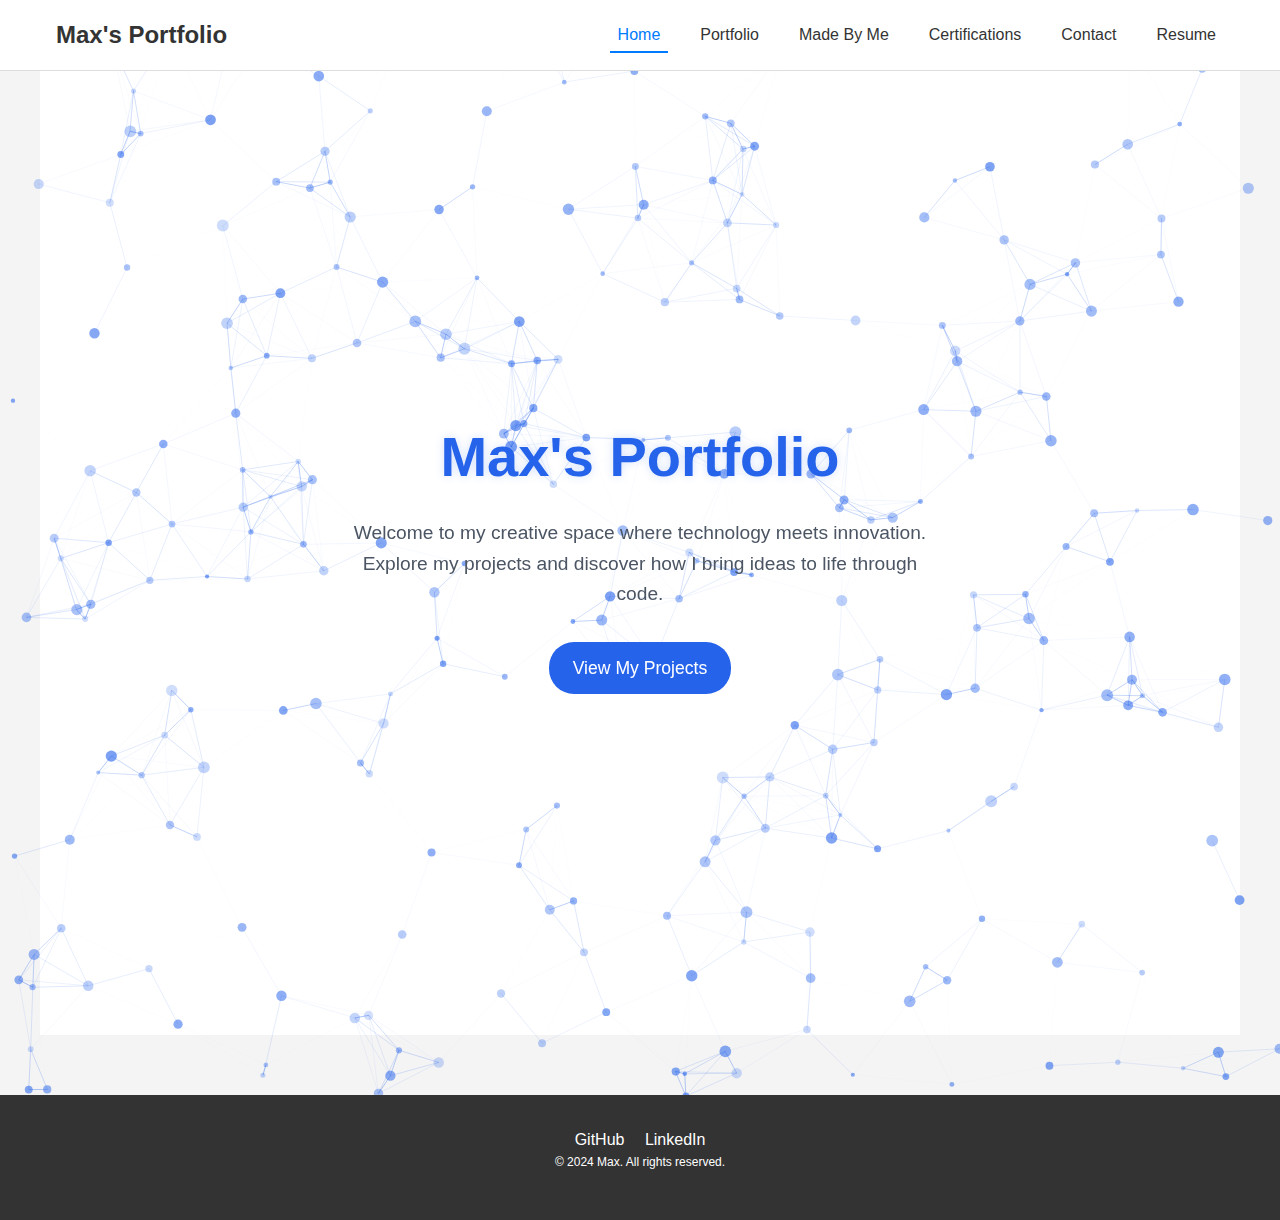
<file: index.html>
<!--Name: Max Schwickert-->
<!--Date: Nov 30th 2024-->
<!--MEID: MAX2155621-->
<!-- index.html -->
<!DOCTYPE html>
<html lang="en">
<head>
    <meta charset="UTF-8">
    <meta name="viewport" content="width=device-width, initial-scale=1.0">
    <title>Max's GitHub Portfolio - Home</title>
    <link rel="stylesheet" href="css/styles.css">
</head>
<body>
<!-- Header -->
<header>
    <nav>
        <div class="logo">Max's Portfolio</div>
        <ul class="nav-links">
            <li><a href="index.html" class="active">Home</a></li>
            <li><a href="projects.html">Portfolio</a></li>
            <li><a href="js.html">Made By Me</a></li>
            <li><a href="cert.html">Certifications</a></li>
            <li><a href="contact.html">Contact</a></li>
            <li><a href="resume.html">Resume</a></li>
        </ul>
        <div class="menu-toggle">☰</div>
    </nav>
</header>

<!-- Main Content -->
<main>
    <canvas id="canvas"></canvas>
    <div class="content">
        <h1>Max's Portfolio</h1>
        <p>Welcome to my creative space where technology meets innovation. Explore my projects and discover how I bring ideas to life through code.</p>
        <a href="projects.html" class="cta-button">View My Projects</a>
    </div>
</main>

<!-- Footer -->
<footer>
    <div class="social-media">
        <a href="https://github.com/Maxi-9" target="_blank">GitHub</a>
        <a href="www.linkedin.com/in/max-schwickert-04114833b" target="_blank">LinkedIn</a>
<!--        <a href="https://twitter.com/" target="_blank">Twitter</a> I'll set one up later-->
    </div>
    <p>&copy; 2024 Max. All rights reserved.</p>
</footer>

<script src="js/main.js"></script>
<script src="js/dots.js"></script>
</body>
</html>
</file>
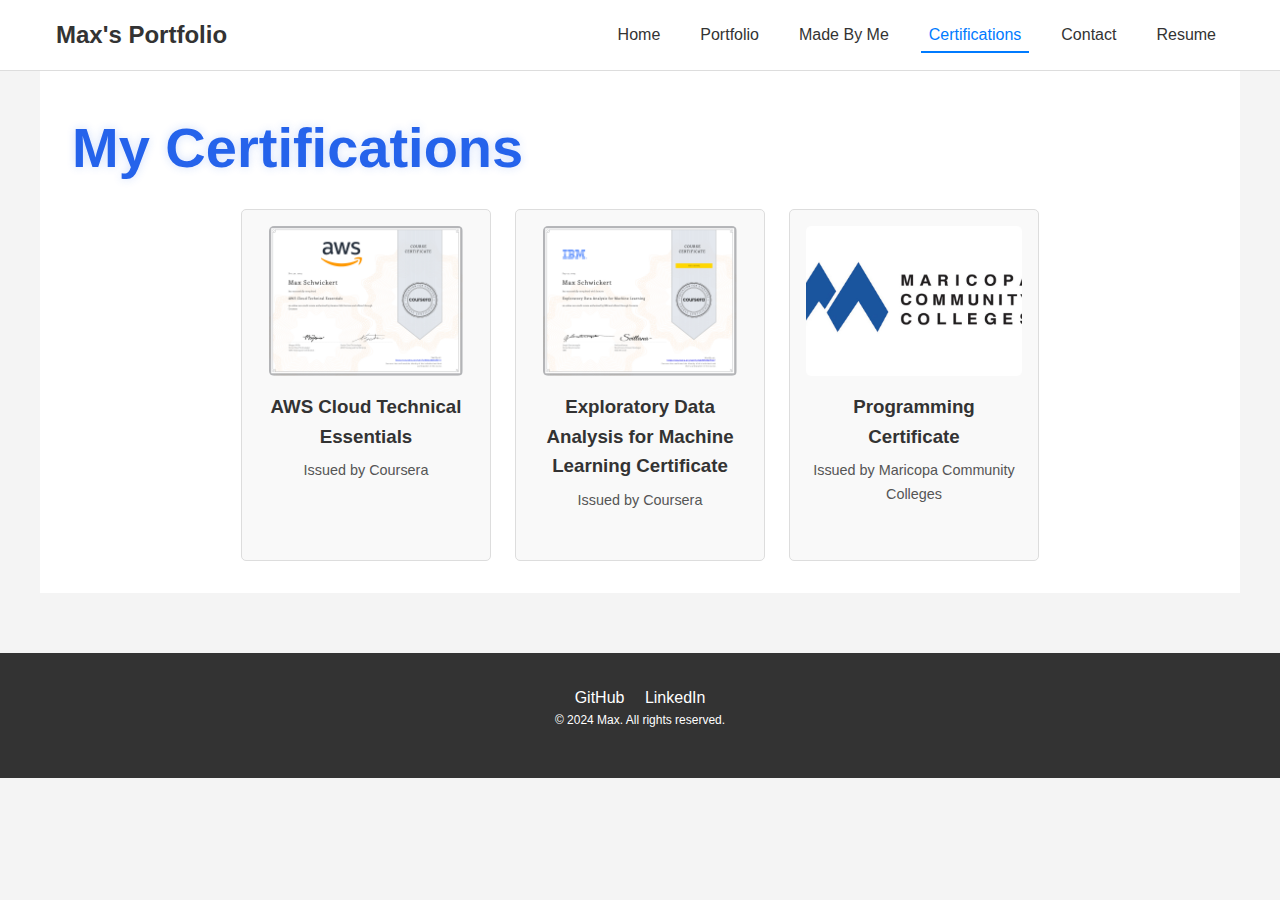
<file: cert.html>
<!--Name: Max Schwickert-->
<!--Date: Nov 30th 2024-->
<!--MEID: MAX2155621-->
<!-- cert.html -->
<!DOCTYPE html>
<html lang="en">
<head>
    <meta charset="UTF-8">
    <meta name="viewport" content="width=device-width, initial-scale=1.0">
    <title>Max's GitHub Portfolio - Certifications</title>
    <link rel="stylesheet" href="css/styles.css">
</head>
<body>
<!-- Header -->
<header>
    <nav>
        <div class="logo">Max's Portfolio</div>
        <ul class="nav-links">
            <li><a href="index.html">Home</a></li>
            <li><a href="projects.html">Portfolio</a></li>
            <li><a href="js.html">Made By Me</a></li>
            <li><a href="cert.html" class="active">Certifications</a></li>
            <li><a href="contact.html">Contact</a></li>
            <li><a href="resume.html">Resume</a></li>
        </ul>
        <div class="menu-toggle">☰</div>
    </nav>
</header>

<!-- Main Content -->
<main>
    <section class="certifications">
        <h1>My Certifications</h1>
<!--        This page doesn't have JS but it fits the theme :P -->
        <div id="certifications-container" class="certifications-container">
            <div class="certification-card">
                <img src="images/AWSTech.png" alt="AWS Cloud Technical Essentials">
                <h3><a href="https://coursera.org/verify/96NU8MNFETYJ">AWS Cloud Technical Essentials</a></h3>
                <p>Issued by Coursera</p>
            </div>
            <div class="certification-card">
                <img src="images/Exploratory%20Data%20Analysis%20for%20Machine%20Learning.png" alt="Exploratory Data Analysis for Machine Learning">
                <h3><a href="https://coursera.org/verify/XA7BFQMZjKCZ">Exploratory Data Analysis for Machine Learning Certificate</a></h3>
                <p>Issued by Coursera</p>
            </div>
            <div class="certification-card">
                <img src="images/635530474395365004-Maricopa-County-Community-C.png" alt="AWS Cloud Technical Essentials">
                <h3><a href="https://www.maricopa.edu/degrees-certificates/computer-information-technology/programming-5047-ccl">Programming Certificate</a></h3>
                <p>Issued by Maricopa Community Colleges</p>
            </div>
        </div>
    </section>
</main>

<!-- Footer -->
<footer>
    <div class="social-media">
        <a href="https://github.com/Maxi-9" target="_blank">GitHub</a>
        <a href="www.linkedin.com/in/max-schwickert-04114833b" target="_blank">LinkedIn</a>
        <!--        <a href="https://twitter.com/" target="_blank">Twitter</a> I'll set one up later-->
    </div>
    <p>&copy; 2024 Max. All rights reserved.</p>
</footer>

<script src="js/main.js"></script>
</body>
</html>
</file>
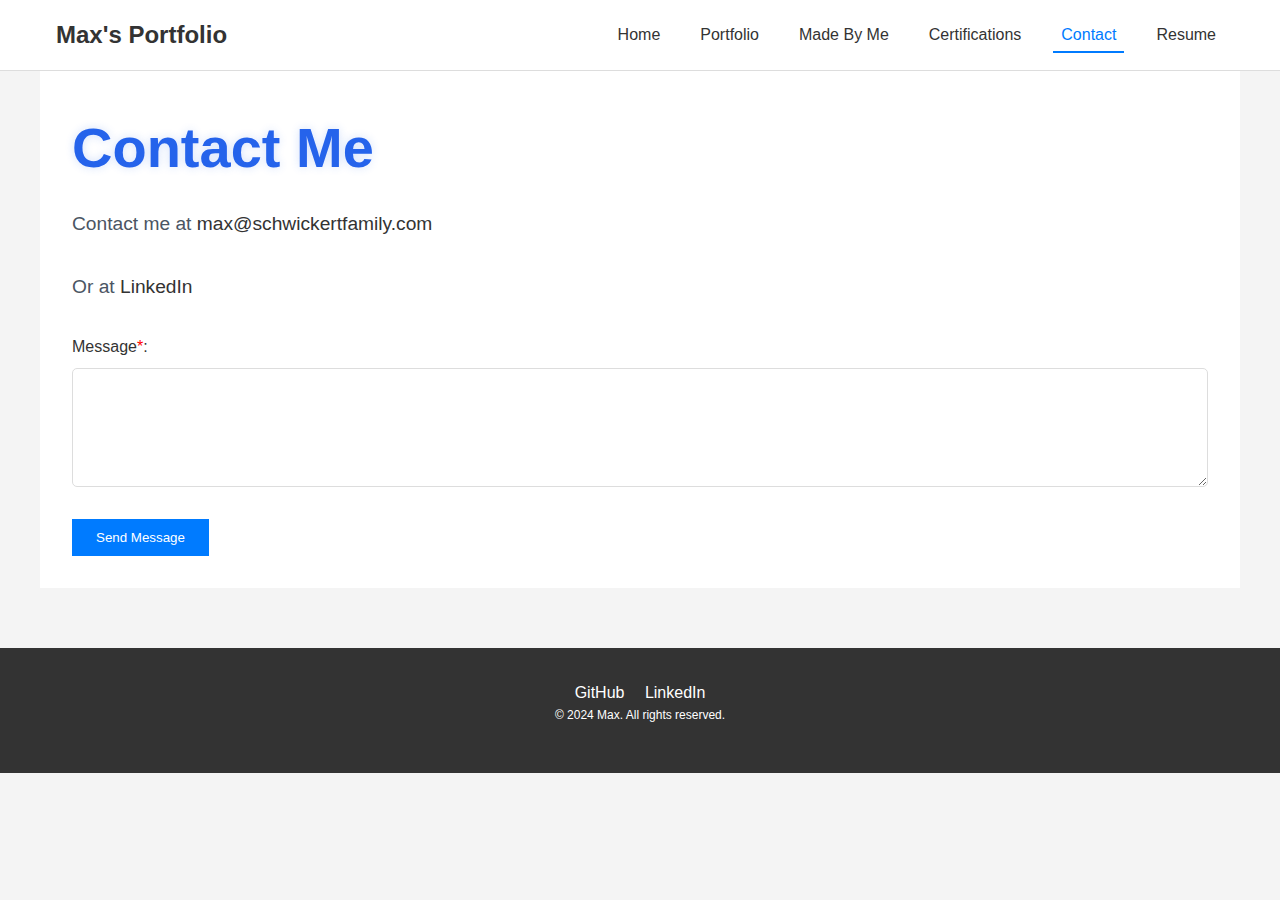
<file: contact.html>
<!--Name: Max Schwickert-->
<!--Date: Nov 30th 2024-->
<!--MEID: MAX2155621-->
<!-- contact.html -->
<!DOCTYPE html>
<html lang="en">
<head>
    <meta charset="UTF-8">
    <meta name="viewport" content="width=device-width, initial-scale=1.0">
    <title>Max's GitHub Portfolio - Contact</title>
    <link rel="stylesheet" href="css/styles.css">
</head>
<body>
<!-- Header -->
<header>
    <nav>
        <div class="logo">Max's Portfolio</div>
        <ul class="nav-links">
            <li><a href="index.html">Home</a></li>
            <li><a href="projects.html">Portfolio</a></li>
            <li><a href="js.html">Made By Me</a></li>
            <li><a href="cert.html">Certifications</a></li>
            <li><a href="contact.html" class="active">Contact</a></li>
            <li><a href="resume.html">Resume</a></li>
        </ul>
        <div class="menu-toggle">☰</div>
    </nav>
</header>

<!-- Main Content -->
<main>
    <section class="contact-section">
        <h1>Contact Me</h1>
<!--        Email: max@schwickertfamily.com-->
        <p>Contact me at <a href="mailto:max@schwickertfamily.com">max@schwickertfamily.com</a></p>
        <p>Or at <a href="https://www.linkedin.com/in/max-schwickert-04114833b" target="_blank">LinkedIn</a></p>
        <form id="contact-form">
            <div class="form-group">
                <label for="message">Message<span class="required">*</span>:</label>
                <textarea id="message" name="message" rows="5" required></textarea>
                <span class="error-message" id="message-error"></span>
            </div>
            <button type="submit">Send Message</button>
        </form>
    </section>
</main>

<!-- Footer -->
<footer>
    <div class="social-media">
        <a href="https://github.com/Maxi-9" target="_blank">GitHub</a>
        <a href="www.linkedin.com/in/max-schwickert-04114833b" target="_blank">LinkedIn</a>
        <!--        <a href="https://twitter.com/" target="_blank">Twitter</a> I'll set one up later-->
    </div>
    <p>&copy; 2024 Max. All rights reserved.</p>
</footer>

<script src="js/main.js"></script>
<script src="js/mailFormat.js"></script>
</body>
</html>
</file>
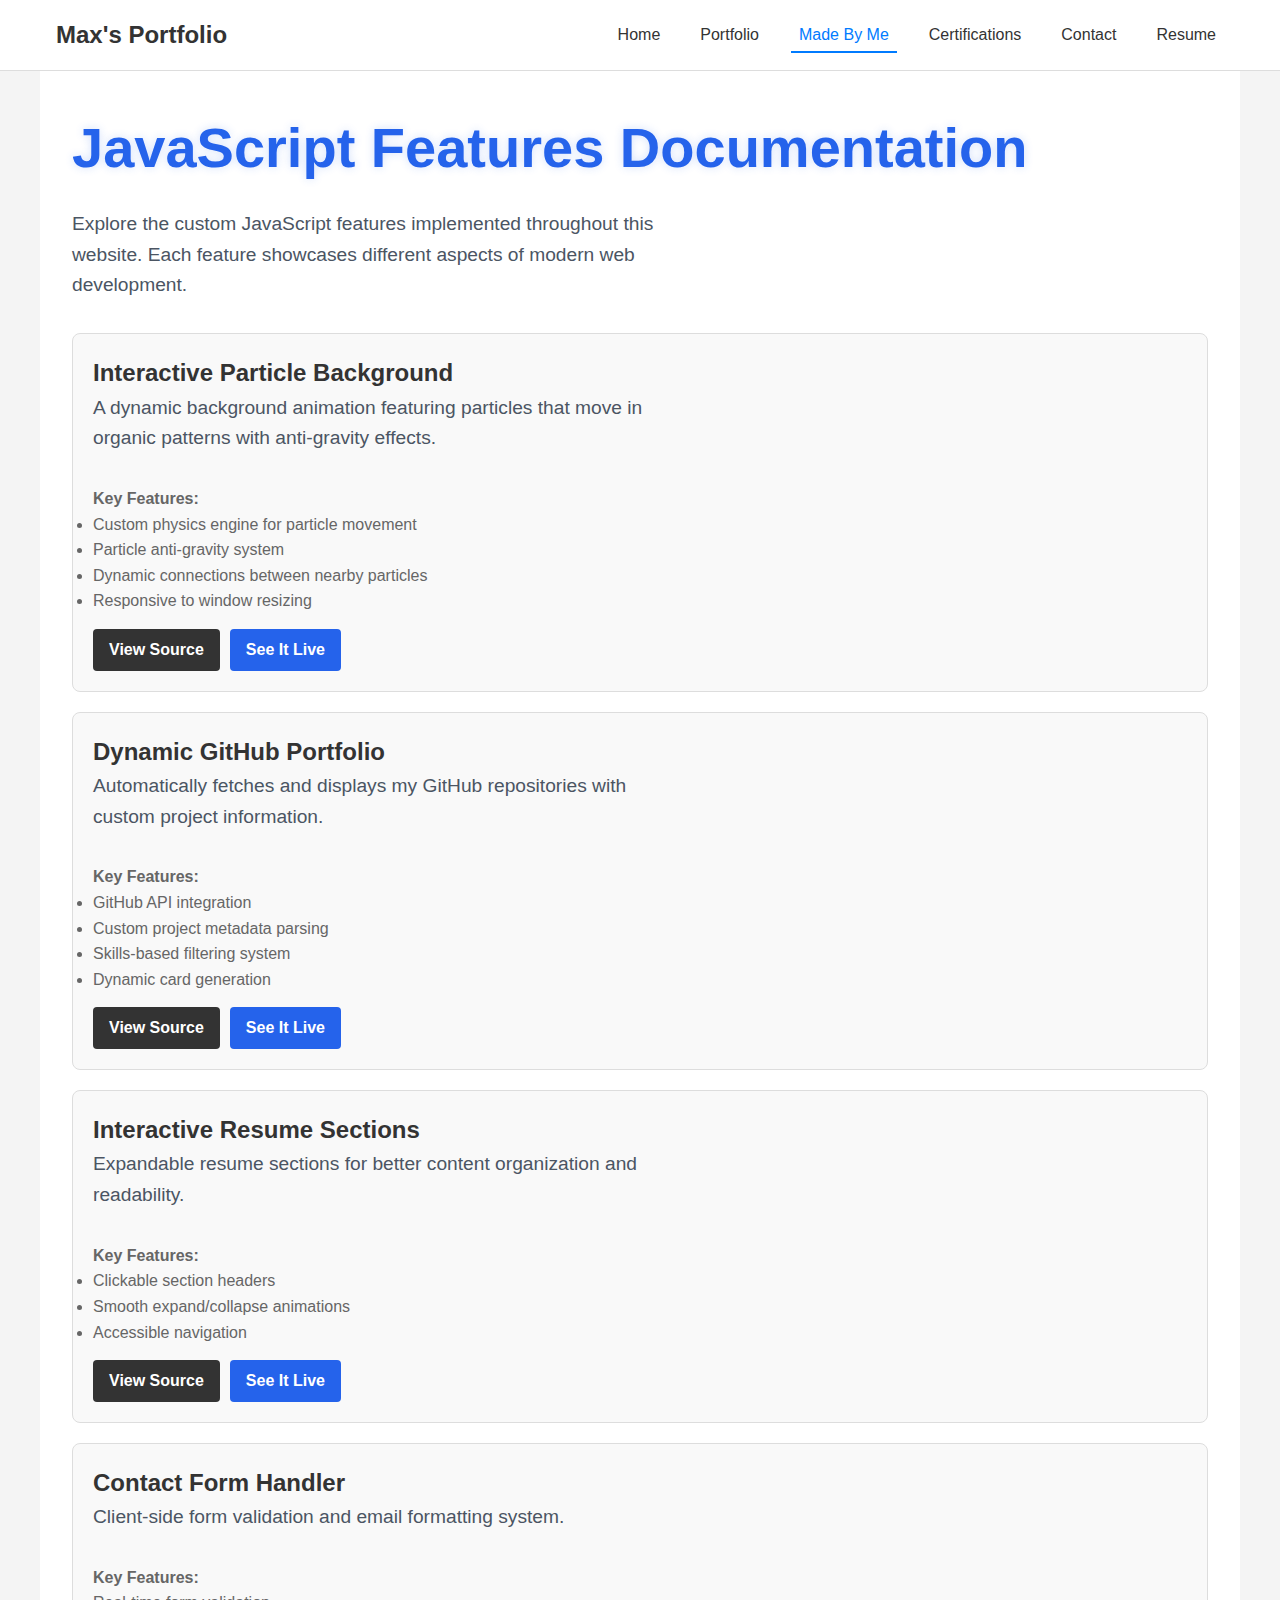
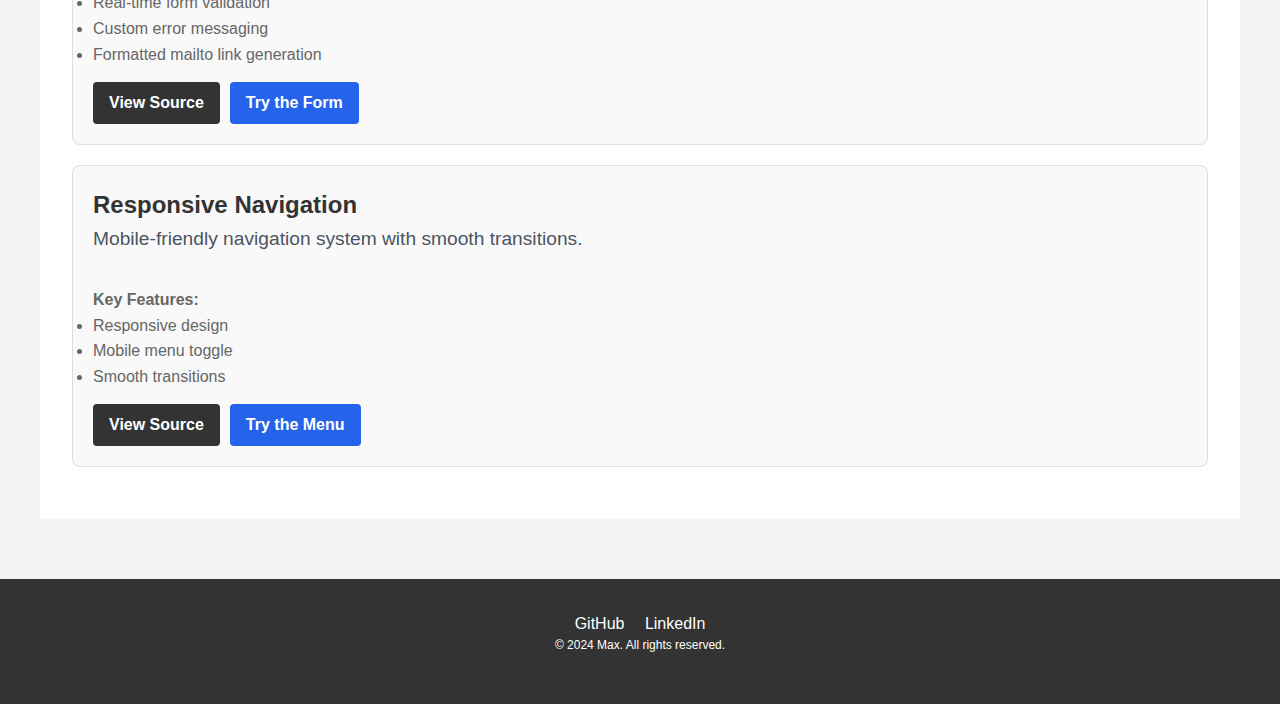
<file: js.html>
<!--Name: Max Schwickert-->
<!--Date: Nov 30th 2024-->
<!--MEID: MAX2155621-->
<!-- js.html -->
<!DOCTYPE html>
<html lang="en">
<head>
    <meta charset="UTF-8">
    <meta name="viewport" content="width=device-width, initial-scale=1.0">
    <title>Max's GitHub Portfolio - Made By Me</title>
    <link rel="stylesheet" href="css/styles.css">
</head>
<body>
<!-- Header -->
<header>
    <nav>
        <div class="logo">Max's Portfolio</div>
        <ul class="nav-links">
            <li><a href="index.html">Home</a></li>
            <li><a href="projects.html">Portfolio</a></li>
            <li><a href="js.html" class="active">Made By Me</a></li>
            <li><a href="cert.html">Certifications</a></li>
            <li><a href="contact.html">Contact</a></li>
            <li><a href="resume.html">Resume</a></li>
        </ul>
        <div class="menu-toggle">☰</div>
    </nav>
</header>

<!-- Main Content -->
<main>
    <section class="made-by-me">
        <h1>JavaScript Features Documentation</h1>
        <p>Explore the custom JavaScript features implemented throughout this website. Each feature showcases different aspects of modern web development.</p>

        <div class="js-features">
            <div class="feature-card">
                <h2>Interactive Particle Background</h2>
                <p>A dynamic background animation featuring particles that move in organic patterns with anti-gravity effects.</p>
                <div class="feature-details">
                    <strong>Key Features:</strong>
                    <ul>
                        <li>Custom physics engine for particle movement</li>
                        <li>Particle anti-gravity system</li>
                        <li>Dynamic connections between nearby particles</li>
                        <li>Responsive to window resizing</li>
                    </ul>
                </div>
                <div class="feature-links">
                    <a href="js/dots.js" class="source-link" target="_blank">View Source</a>
                    <a href="index.html" class="try-link">See It Live</a>
                </div>
            </div>

            <div class="feature-card">
                <h2>Dynamic GitHub Portfolio</h2>
                <p>Automatically fetches and displays my GitHub repositories with custom project information.</p>
                <div class="feature-details">
                    <strong>Key Features:</strong>
                    <ul>
                        <li>GitHub API integration</li>
                        <li>Custom project metadata parsing</li>
                        <li>Skills-based filtering system</li>
                        <li>Dynamic card generation</li>
                    </ul>
                </div>
                <div class="feature-links">
                    <a href="js/gitFetch.js" class="source-link" target="_blank">View Source</a>
                    <a href="projects.html" class="try-link">See It Live</a>
                </div>
            </div>

            <div class="feature-card">
                <h2>Interactive Resume Sections</h2>
                <p>Expandable resume sections for better content organization and readability.</p>
                <div class="feature-details">
                    <strong>Key Features:</strong>
                    <ul>
                        <li>Clickable section headers</li>
                        <li>Smooth expand/collapse animations</li>
                        <li>Accessible navigation</li>
                    </ul>
                </div>
                <div class="feature-links">
                    <a href="js/spoiler.js" class="source-link" target="_blank">View Source</a>
                    <a href="resume.html" class="try-link">See It Live</a>
                </div>
            </div>

            <div class="feature-card">
                <h2>Contact Form Handler</h2>
                <p>Client-side form validation and email formatting system.</p>
                <div class="feature-details">
                    <strong>Key Features:</strong>
                    <ul>
                        <li>Real-time form validation</li>
                        <li>Custom error messaging</li>
                        <li>Formatted mailto link generation</li>
                    </ul>
                </div>
                <div class="feature-links">
                    <a href="js/mailFormat.js" class="source-link" target="_blank">View Source</a>
                    <a href="contact.html" class="try-link">Try the Form</a>
                </div>
            </div>

            <div class="feature-card">
                <h2>Responsive Navigation</h2>
                <p>Mobile-friendly navigation system with smooth transitions.</p>
                <div class="feature-details">
                    <strong>Key Features:</strong>
                    <ul>
                        <li>Responsive design</li>
                        <li>Mobile menu toggle</li>
                        <li>Smooth transitions</li>
                    </ul>
                </div>
                <div class="feature-links">
                    <a href="js/main.js" class="source-link" target="_blank">View Source</a>
                    <a href="#" class="try-link">Try the Menu</a>
                </div>
            </div>
        </div>
    </section>
</main>

<!-- Footer -->
<footer>
    <div class="social-media">
        <a href="https://github.com/Maxi-9" target="_blank">GitHub</a>
        <a href="www.linkedin.com/in/max-schwickert-04114833b" target="_blank">LinkedIn</a>
    </div>
    <p>&copy; 2024 Max. All rights reserved.</p>
</footer>

<script src="js/main.js"></script>
</body>
</html>
</file>
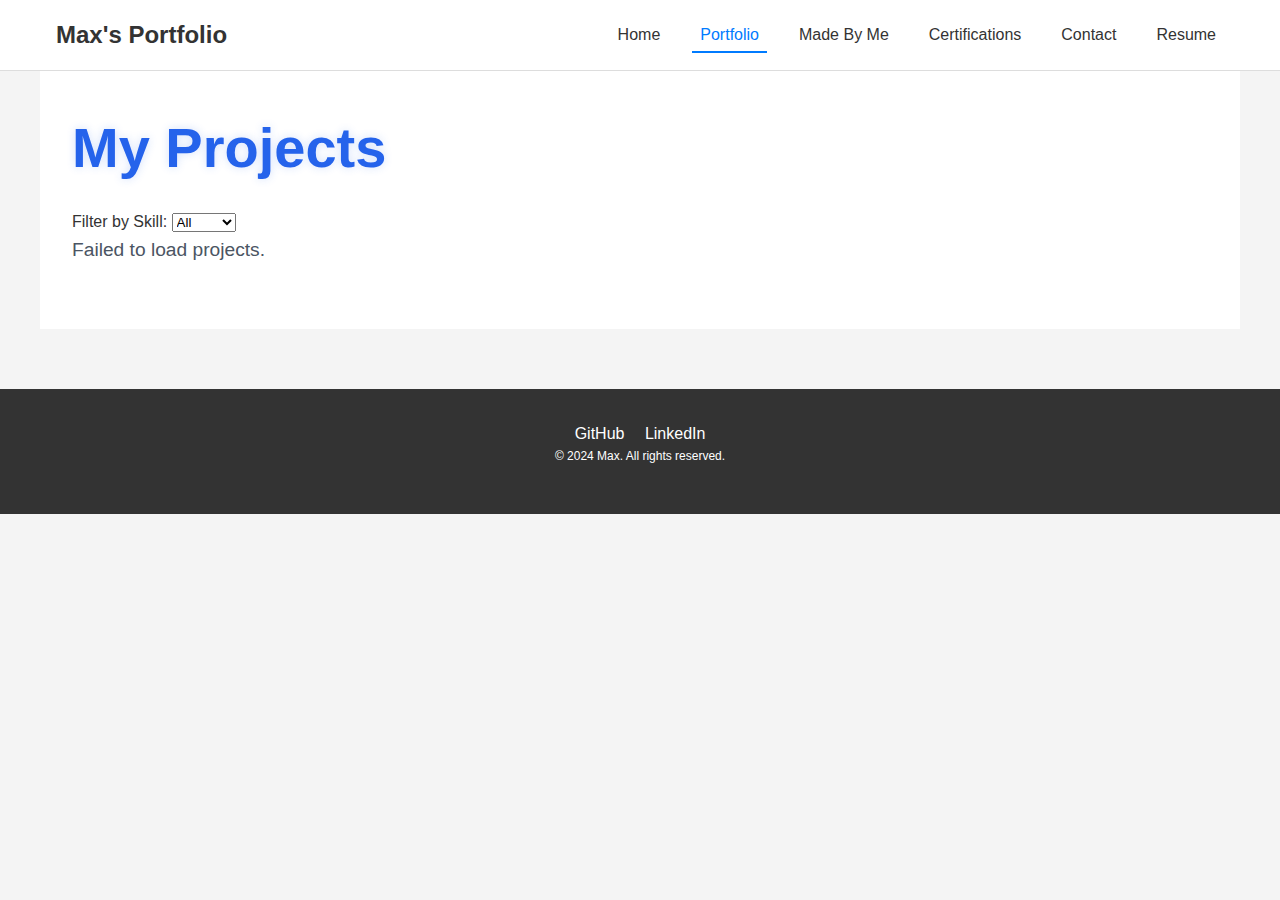
<file: projects.html>
<!--Name: Max Schwickert-->
<!--Date: Nov 30th 2024-->
<!--MEID: MAX2155621-->
<!-- projects.html -->
<!DOCTYPE html>
<html lang="en">
<head>
    <meta charset="UTF-8">
    <meta name="viewport" content="width=device-width, initial-scale=1.0">
    <title>Max's GitHub Portfolio - Projects</title>
    <link rel="stylesheet" href="css/styles.css">
</head>
<body>
<!-- Header -->
<header>
    <nav>
        <div class="logo">Max's Portfolio</div>
        <ul class="nav-links">
            <li><a href="index.html">Home</a></li>
            <li><a href="projects.html" class="active">Portfolio</a></li>
            <li><a href="js.html">Made By Me</a></li>
            <li><a href="cert.html">Certifications</a></li>
            <li><a href="contact.html">Contact</a></li>
            <li><a href="resume.html">Resume</a></li>
        </ul>
        <div class="menu-toggle">☰</div>
    </nav>
</header>

<!-- Main Content -->
<main>
    <section class="portfolio-section">
        <h1>My Projects</h1>
        <div class="filters">
            <label for="filter">Filter by Skill:</label>
            <select id="filter">
                <option value="all">All</option>
                <option value="Python">Python</option>
                <option value="Swift">Swift</option>
                <option value="Html">Web</option>
            </select>
        </div>
        <div id="projects-container" class="projects-container">
            <!-- Projects will be dynamically added here -->
        </div>
    </section>
</main>

<!-- Footer -->
<footer>
    <div class="social-media">
        <a href="https://github.com/Maxi-9" target="_blank">GitHub</a>
        <a href="www.linkedin.com/in/max-schwickert-04114833b" target="_blank">LinkedIn</a>
        <!--        <a href="https://twitter.com/" target="_blank">Twitter</a> I'll set one up later-->
    </div>
    <p>&copy; 2024 Max. All rights reserved.</p>
</footer>

<script src="js/main.js"></script>
<script src="js/gitFetch.js"></script>
</body>
</html>
</file>
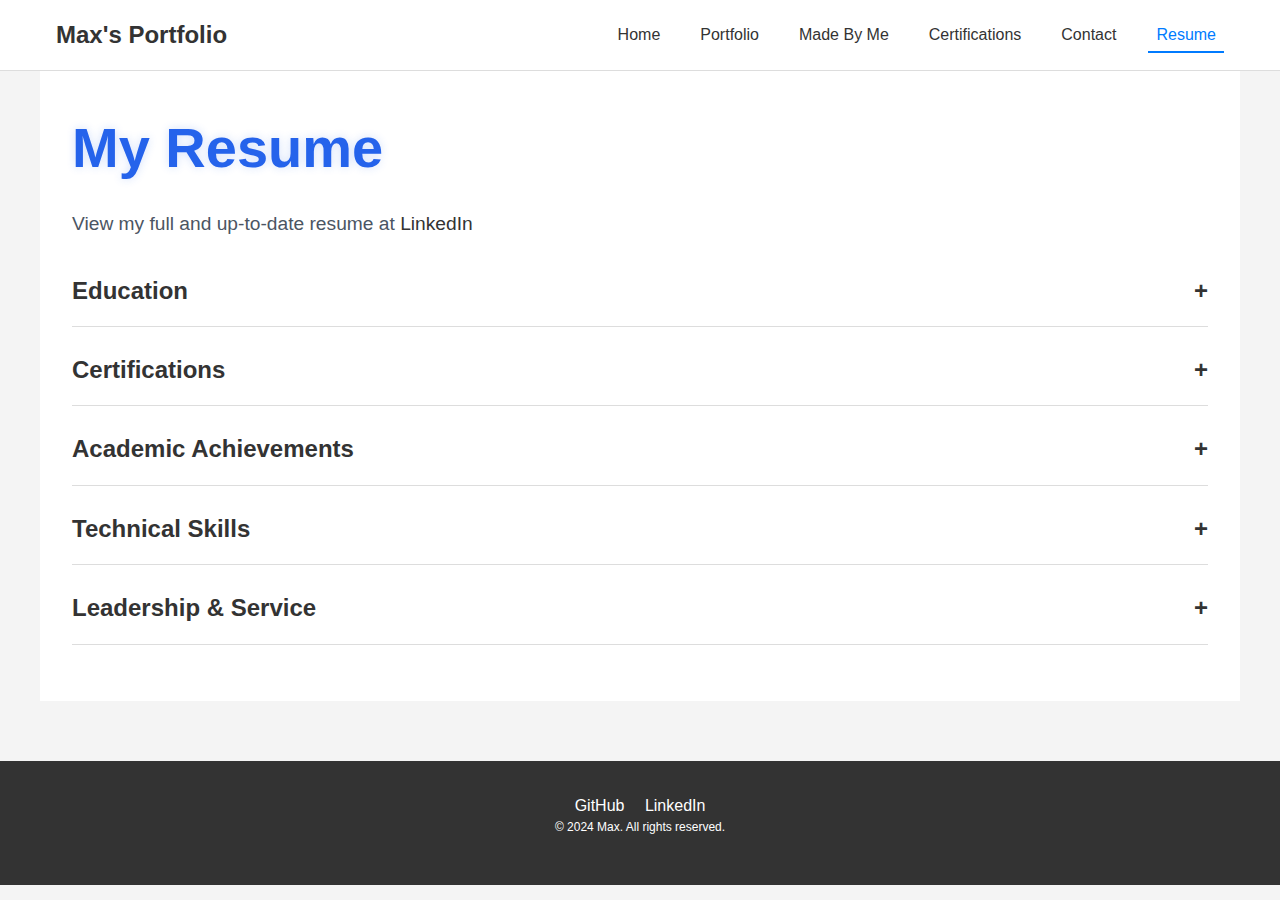
<file: resume.html>
<!--Name: Max Schwickert-->
<!--Date: Nov 30th 2024-->
<!--MEID: MAX2155621-->
<!-- resume.html -->
<!DOCTYPE html>
<html lang="en">
<head>
    <meta charset="UTF-8">
    <meta name="viewport" content="width=device-width, initial-scale=1.0">
    <title>Max's GitHub Portfolio - Resume</title>
    <link rel="stylesheet" href="css/styles.css">
</head>
<body>
<header>
    <nav>
        <div class="logo">Max's Portfolio</div>
        <ul class="nav-links">
            <li><a href="index.html">Home</a></li>
            <li><a href="projects.html">Portfolio</a></li>
            <li><a href="js.html">Made By Me</a></li>
            <li><a href="cert.html">Certifications</a></li>
            <li><a href="contact.html">Contact</a></li>
            <li><a href="resume.html" class="active">Resume</a></li>
        </ul>
        <div class="menu-toggle">☰</div>
    </nav>
</header>

<main>
    <section class="resume-section">
        <h1>My Resume</h1>
        <p>View my full and up-to-date resume at <a href="https://www.linkedin.com/in/max-schwickert-04114833b" target="_blank">LinkedIn</a></p>
        <div class="resume-item">
            <h2 onclick="toggleSection('education')">Education</h2>
            <div id="education" class="content">
                <p><strong>Arizona Virtual Academy</strong></p>
                <p>2014 - 2024 | GPA: 4.0</p>
                <p>Capstone Project: Trend Prediction Framework</p>

                <p><strong>Rio Salado Community College</strong></p>
                <p>2020 - 2024 | GPA: 3.946</p>
                <p>Programming Certificate</p>
            </div>
        </div>

        <div class="resume-item">
            <h2 onclick="toggleSection('certifications')">Certifications</h2>
            <div id="certifications" class="content">
                <p><strong>AWS Cloud Solutions Architect</strong> - Coursera, 2023</p>
                <p><strong>Programming Certificate</strong> - Rio Salado Community College, 2023</p>
            </div>
        </div>

        <div class="resume-item">
            <h2 onclick="toggleSection('achievements')">Academic Achievements</h2>
            <div id="achievements" class="content">
                <ul>
                    <li>Phi Theta Kappa member (2023-2024)</li>
                    <li>Top percentile in MathCon Nationals, Chicago (2022)</li>
                    <li>Multiple Science Fair achievements including research in:
                        <ul>
                            <li>Magnetic Field Detection Systems</li>
                            <li>Algorithm Development</li>
                            <li>Environmental Solutions</li>
                        </ul>
                    </li>
                </ul>
            </div>
        </div>

        <div class="resume-item">
            <h2 onclick="toggleSection('skills')">Technical Skills</h2>
            <div id="skills" class="content">
                <ul>
                    <li>Cloud Architecture (AWS)</li>
                    <li>Programming & Algorithm Development</li>
                    <li>Data Analysis</li>
                    <li>Project Management</li>
                </ul>
            </div>
        </div>

        <div class="resume-item">
            <h2 onclick="toggleSection('leadership')">Leadership & Service</h2>
            <div id="leadership" class="content">
                <ul>
                    <li>Created data processing software for local organization</li>
                    <li>Technical volunteer for athletic competitions</li>
                    <li>Instructor mentor for martial arts training</li>
                </ul>
            </div>
        </div>
    </section>
</main>

<footer>
    <div class="social-media">
        <a href="https://github.com/Maxi-9" target="_blank">GitHub</a>
        <a href="https://www.linkedin.com/in/max-schwickert-04114833b" target="_blank">LinkedIn</a>
    </div>
    <p>&copy; 2024 Max. All rights reserved.</p>
</footer>

<script src="js/main.js"></script>
<script src="js/spoiler.js"></script>
</body>
</html>
</file>
<file: css/styles.css>
/*Name: Max Schwickert*/
/*Date: Nov 30th 2024*/
/*MEID: MAX2155621*/
/* Reset and Base Styles */
* {
    margin: 0;
    padding: 0;
    box-sizing: border-box;
}

body {
    font-family: Arial, sans-serif;
    line-height: 1.6;
    background-color: #f4f4f4;
    color: #333;
    min-height: 100vh;
    position: relative;
}

/* Typography and Links */
h1 {
    font-size: 3.5rem;
    margin-bottom: 1rem;
    color: #2563eb;
    text-shadow: 0 0 10px rgba(37, 99, 235, 0.2);
}

p {
    font-size: 1.2rem;
    max-width: 600px;
    margin-bottom: 2rem;
    line-height: 1.6;
    color: #4b5563;
}

a {
    text-decoration: none;
    color: #333;
}

a:hover {
    color: #007BFF;
}

/* Layout Components */
header {
    background-color: #fff;
    border-bottom: 1px solid #ddd;
    position: sticky;
    top: 0;
    z-index: 1000;
}

nav {
    display: flex;
    justify-content: space-between;
    align-items: center;
    padding: 1rem;
    max-width: 1200px;
    margin: auto;
}

main {
    padding: 2rem;
    max-width: 1200px;
    background-color: #fff;
    /* Add space for footer */
    margin: auto auto 60px;
}

footer {
    display: flex;
    flex-direction: column;
    align-items: center;
    background-color: #333;
    color: #fff;
    padding: 1rem 0;
    position: relative;
    text-align: center;
    z-index: 3;
    width: 100%;
}
footer > p {
    color: white;
    font-size: 12px;
}

/* Navigation Styles */
.logo {
    font-size: 1.5rem;
    font-weight: bold;
}

.nav-links {
    list-style: none;
    display: flex;
}

.nav-links li {
    margin-left: 1.5rem;
}

.nav-links a {
    font-size: 1rem;
    padding: 0.5rem;
    transition: color 0.3s ease;
}

.nav-links a.active {
    border-bottom: 2px solid #007BFF;
    color: #007BFF;
}

.menu-toggle {
    display: none;
    font-size: 1.5rem;
    cursor: pointer;
}

/* Social Media Links */
.social-media {
    margin-top: 1rem;
}

.social-media a {
    margin: 0 0.5rem;
    color: #fff;
    transition: color 0.3s ease;
}

.social-media a:hover {
    color: #007BFF;
}

/* Button Styles */
button, .cta-button {
    padding: 0.7rem 1.5rem;
    border: none;
    background-color: #007BFF;
    color: #fff;
    cursor: pointer;
    transition: all 0.3s ease;
}

.cta-button {
    padding: 12px 24px;
    font-size: 1.1rem;
    background: #2563eb;
    border-radius: 25px;
    text-decoration: none;
}

button:hover {
    background-color: #0056b3;
}

.cta-button:hover {
    transform: translateY(-2px);
    box-shadow: 0 5px 15px rgba(37, 99, 235, 0.4);
}

/* Form Styles */
.form-group {
    margin-bottom: 1.5rem;
}

.form-group label {
    display: block;
    margin-bottom: 0.5rem;
}

.form-group input,
.form-group textarea {
    width: 100%;
    padding: 0.7rem;
    border: 1px solid #ddd;
    border-radius: 5px;
    font-size: 1rem;
}

.form-group input:focus,
.form-group textarea:focus {
    border-color: #007BFF;
    outline: none;
}

.required {
    color: red;
}

.error-message {
    color: red;
    font-size: 0.9rem;
    display: none;
}

/* Portfolio and Project Styles */
.projects-container {
    display: grid;
    grid-template-columns: repeat(auto-fit, minmax(250px, 1fr));
    gap: 1.5rem;
}

.project-card {
    background-color: #f9f9f9;
    padding: 1rem;
    border: 1px solid #ddd;
    border-radius: 5px;
    transition: transform 0.3s ease;
}

.project-card:hover {
    transform: scale(1.05);
}

.project-card img {
    max-width: 100%;
    height: 150px;
    object-fit: cover;
    border-radius: 5px;
}

.project-card h3 {
    margin: 0.5rem 0;
}

.project-card p {
    font-size: 0.9rem;
    margin-bottom: 0.5rem;
}

.project-card .skills {
    font-size: 0.8rem;
    color: #555;
}

/* Canvas and Content Overlay */
canvas {
    position: fixed;
    top: 0;
    left: 0;
    z-index: 1;
}

.content {
    position: relative;
    z-index: 2;
    color: #333;
    text-align: center;
    padding: 20px;
    min-height: 100vh;
    display: flex;
    flex-direction: column;
    justify-content: center;
    align-items: center;
}

/* Certifications Styles */
.certifications-container {
    display: flex;
    flex-wrap: wrap;
    gap: 1.5rem;
    justify-content: center;
}

.certification-card {
    background-color: #f9f9f9;
    padding: 1rem;
    width: 250px;
    border: 1px solid #ddd;
    border-radius: 5px;
    text-align: center;
}

.certification-card img {
    max-width: 100%;
    height: 150px;
    object-fit: cover;
    border-radius: 5px;
}

.certification-card h3 {
    margin: 0.5rem 0;
}

.certification-card p {
    font-size: 0.9rem;
    color: #555;
}

/* Resume Styles */
.resume-item {
    margin-bottom: 1.5rem;
    border-bottom: 1px solid #ddd;
    padding-bottom: 1rem;
}

.resume-item h2 {
    cursor: pointer;
    position: relative;
    padding-right: 1rem;
}

.resume-item h2::after {
    content: '+';
    position: absolute;
    right: 0;
    transition: transform 0.3s ease;
}

.resume-item h2.active::after {
    transform: rotate(45deg);
}

.resume-item .content {
    display: none;
    margin-top: 0.5rem;
}

.resume-item .content ul {
    list-style: disc inside;
}

.resume-item .content.show {
    display: block;
}

.feature-card {
    border: 1px solid #ddd;
    padding: 20px;
    margin: 20px 0;
    border-radius: 8px;
    background-color: #f9f9f9;
}
.feature-links {
    margin-top: 15px;
    display: flex;
    gap: 10px;
}
.feature-links a {
    padding: 8px 16px;
    border-radius: 4px;
    text-decoration: none;
    font-weight: bold;
}
.source-link {
    background-color: #333;
    color: white;
}
.try-link {
    background-color: #2563eb;
    color: white;
}
.feature-details {
    margin: 10px 0;
    color: #666;
}

/* Media Queries */
@media (max-width: 768px) {
    .nav-links {
        position: absolute;
        top: 60px;
        left: -100%;
        flex-direction: column;
        background-color: #fff;
        width: 100%;
        transition: left 0.3s ease;
    }

    .nav-links li {
        margin: 1rem 0;
        text-align: center;
    }

    .nav-links.show {
        left: 0;
    }

    .menu-toggle {
        display: block;
    }
}
</file>
